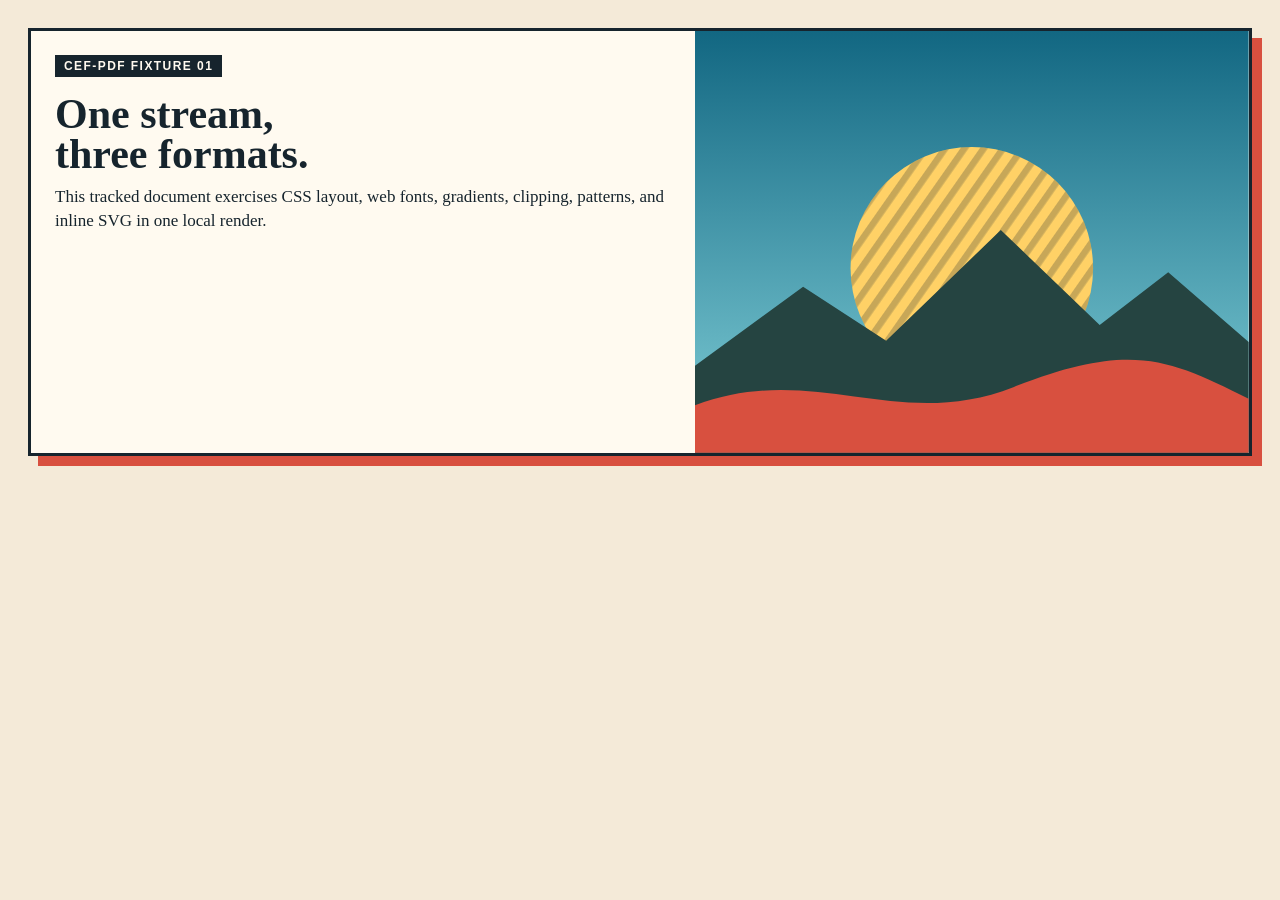
<file: tests/fixtures/streamed-rich.html>
<!doctype html>
<html lang="en">
<head>
  <meta charset="utf-8">
  <title>Streamed rendering fixture</title>
  <style>
    @page { margin: 12mm; }
    * { box-sizing: border-box; }
    html, body { margin: 0; min-height: 100%; }
    body {
      color: #16242d;
      background: #f4ead8;
      font-family: Georgia, "Times New Roman", serif;
    }
    main { width: 100%; min-height: 100vh; padding: 28px; }
    .card {
      display: grid;
      grid-template-columns: 1.2fr 1fr;
      overflow: hidden;
      border: 3px solid #16242d;
      background: #fffaf0;
      box-shadow: 10px 10px 0 #d8503f;
    }
    .copy { padding: 24px; }
    h1 { margin: 0 0 10px; font-size: 42px; line-height: 0.95; }
    p { margin: 0; font-size: 17px; line-height: 1.45; }
    .label {
      display: inline-block;
      margin-bottom: 18px;
      padding: 5px 9px;
      color: #fffaf0;
      background: #16242d;
      font: bold 12px/1 Verdana, sans-serif;
      letter-spacing: 0.12em;
      text-transform: uppercase;
    }
    svg { display: block; width: 100%; height: 100%; min-height: 250px; }
  </style>
</head>
<body>
  <main>
    <section class="card">
      <div class="copy">
        <span class="label">cef-pdf fixture 01</span>
        <h1>One stream,<br>three formats.</h1>
        <p>This tracked document exercises CSS layout, web fonts, gradients, clipping, patterns, and inline SVG in one local render.</p>
      </div>
      <svg viewBox="0 0 420 320" role="img" aria-label="Geometric sunrise">
        <defs>
          <linearGradient id="sky" x1="0" y1="0" x2="0" y2="1">
            <stop offset="0" stop-color="#126782"/>
            <stop offset="1" stop-color="#80ced7"/>
          </linearGradient>
          <pattern id="hatch" width="12" height="12" patternUnits="userSpaceOnUse" patternTransform="rotate(35)">
            <rect width="5" height="12" fill="#16242d"/>
          </pattern>
          <clipPath id="sun-cut"><circle cx="210" cy="180" r="92"/></clipPath>
        </defs>
        <rect width="420" height="320" fill="url(#sky)"/>
        <circle cx="210" cy="180" r="92" fill="#ffd166"/>
        <g clip-path="url(#sun-cut)" opacity="0.24">
          <rect x="110" y="88" width="200" height="190" fill="url(#hatch)"/>
        </g>
        <path d="M0 254 L82 194 L145 235 L232 151 L307 223 L359 183 L420 236 V320 H0 Z" fill="#254441"/>
        <path d="M0 284 C90 250 153 305 242 270 S360 249 420 279 V320 H0 Z" fill="#d8503f"/>
      </svg>
    </section>
  </main>
</body>
</html>
</file>
